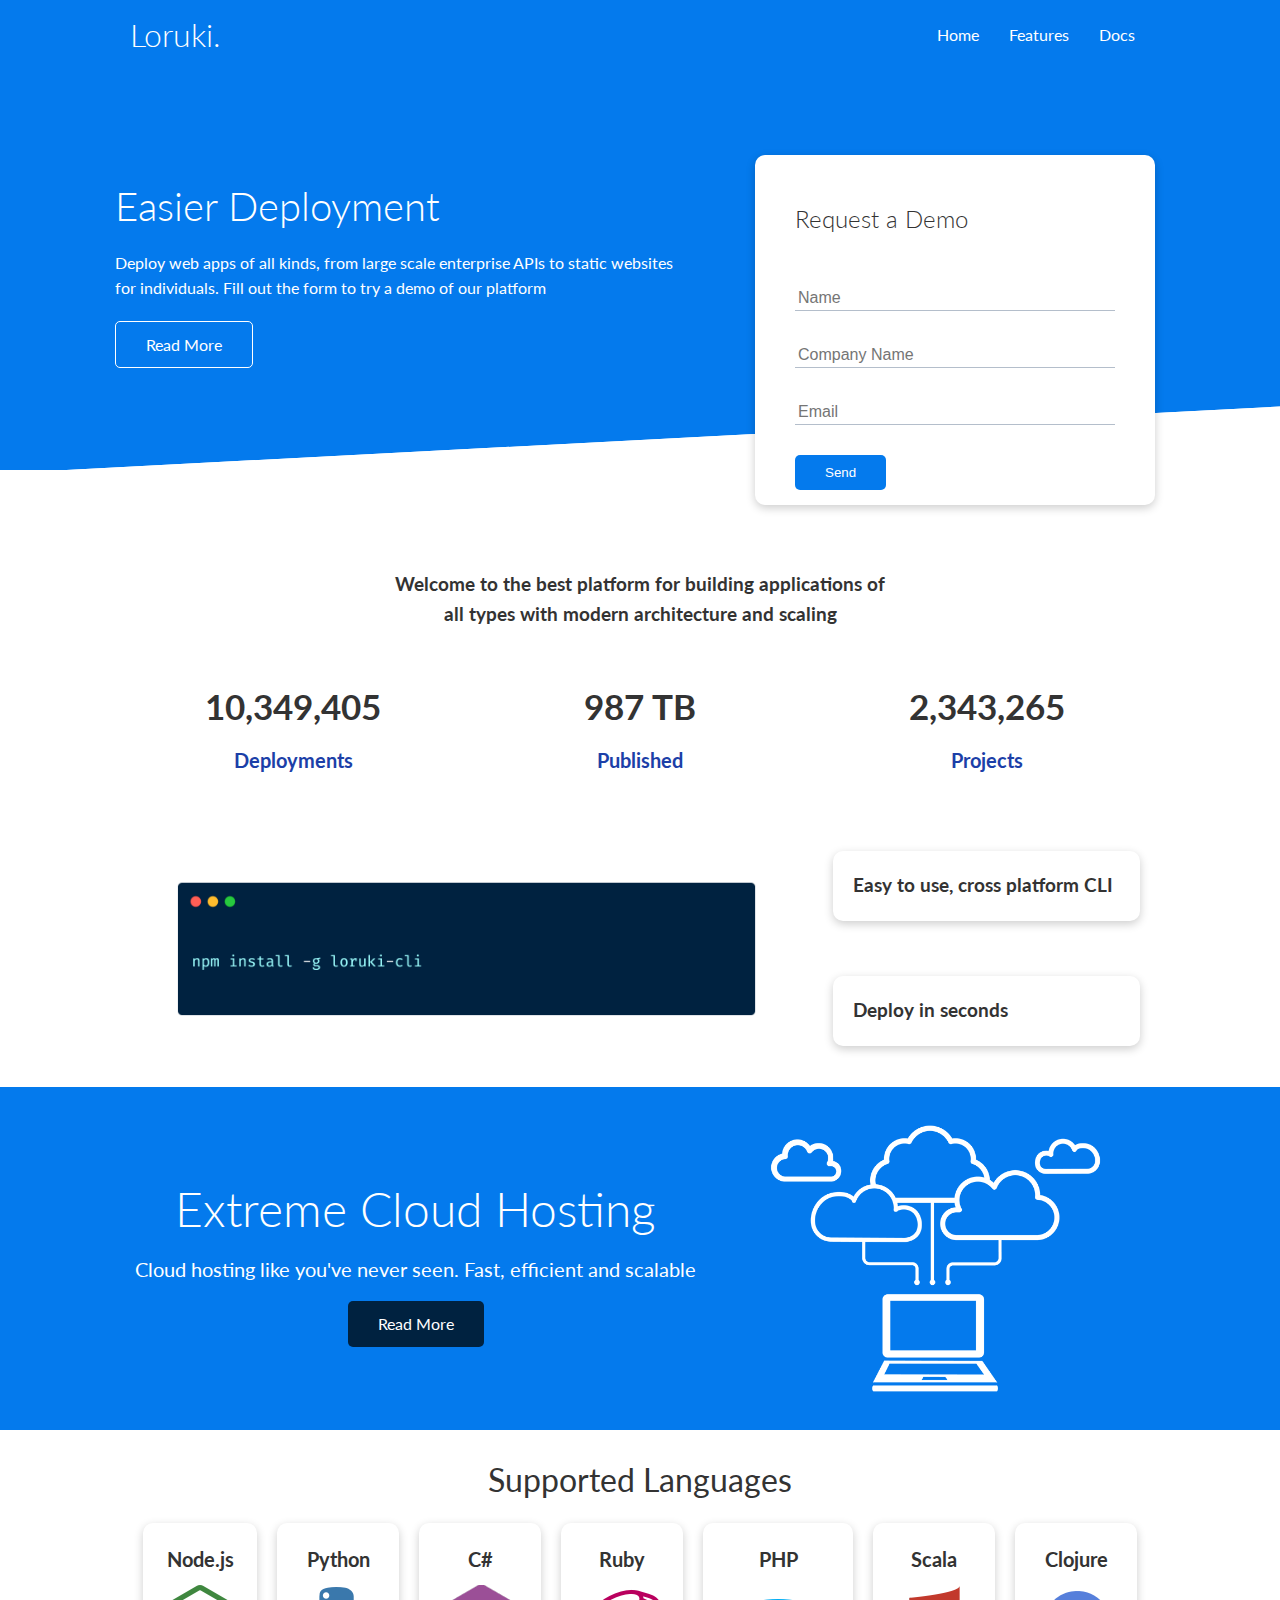
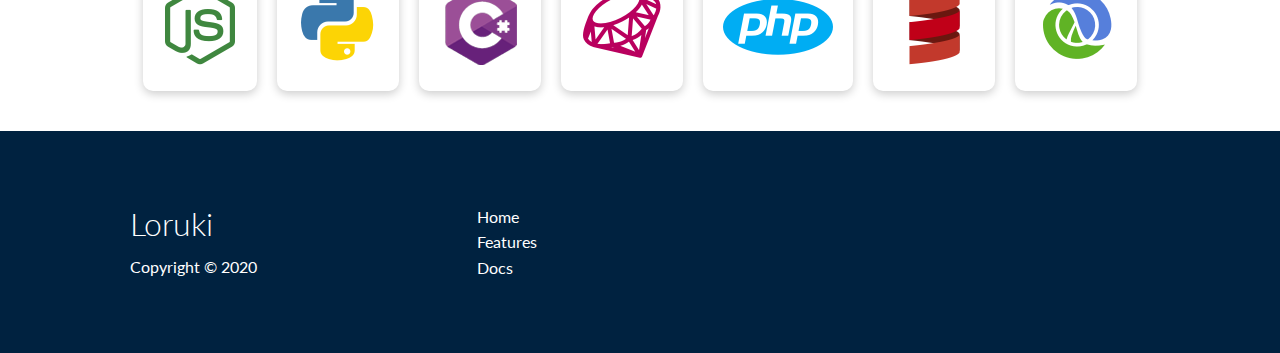
<file: index.html>
<!DOCTYPE html>
<html lang="en">

<head>
    <meta charset="UTF-8">
    <meta name="viewport" content="width=device-width, initial-scale=1.0">
    <link rel="stylesheet" href="style.css">
    <link rel="stylesheet" href="https://cdnjs.cloudflare.com/ajax/libs/font-awesome/5.15.1/css/all.min.css"
        integrity="sha512-+4zCK9k+qNFUR5X+cKL9EIR+ZOhtIloNl9GIKS57V1MyNsYpYcUrUeQc9vNfzsWfV28IaLL3i96P9sdNyeRssA=="
        crossorigin="anonymous" />
    <title>Loruki | Cloud Hosting For Everyone</title>
</head>


<body>
    <!-- Navbar -->
    <div class="navbar">
        <div class="container flex">
            <h1 class="logo">Loruki.</h1>
            <nav>
                <ul>
                    <li><a href="index.html">Home</a></li>
                    <li><a href="features.html">Features</a></li>
                    <li><a href="docs.html">Docs</a></li>
                </ul>
            </nav>
        </div>
    </div>

    <!-- Showcase -->
    <section class="showcase">
        <div class="container grid">
            <div class="showcase-text">
                <h1>Easier Deployment</h1>
                <p>Deploy web apps of all kinds, from large scale enterprise APIs to
                    static websites for individuals. Fill out the form to try a demo of
                    our platform
                </p>
                <a href="features.html" class="btn btn-outline">Read More</a>
            </div>

            <div class="showcase-form card">
                <h2>Request a Demo</h2>
                <form name="contact" method="POST" netlify-honeypot="bot-field" data-netlify="true">
                    <input type="hidden" name="form-name" value="contact">
                    <p class="hidden">
                        <label>Don’t fill this out if you're human: <input name="bot-field" /></label>
                    </p>
                    <div class="form-control">
                        <input type="text" name="name" placeholder="Name" required>
                    </div>
                    <div class="form-control">
                        <input type="text" name="company" placeholder="Company Name" required>
                    </div>
                    <div class="form-control">
                        <input type="email" name="email" placeholder="Email" required>
                    </div>
                    <input type="submit" value="Send" class="btn btn-primary">
                </form>
            </div>

        </div>
    </section>

    <!-- Stats -->
    <section class="stats">
        <div class="container">
            <h3 class="stats-heading text-center my-1">
                Welcome to the best platform for building applications of all types with modern architecture and
                scaling
            </h3>

            <div class="grid grid-3 text-center my-4">
                <div>
                    <i class="fas fa-server fa-3x"></i>
                    <h3>10,349,405</h3>
                    <p class="text-secondary">Deployments</p>
                </div>
                <div>
                    <i class="fas fa-upload fa-3x"></i>
                    <h3>987 TB</h3>
                    <p class="text-secondary">Published</p>
                </div>
                <div>
                    <i class="fas fa-project-diagram fa-3x"></i>
                    <h3>2,343,265</h3>
                    <p class="text-secondary">Projects</p>
                </div>

            </div>
        </div>
    </section>

    <!--  Cli -->

    <section class="cli">
        <div class="container grid">
            <img src="/images/cli.png" alt="">
            <div class="card">
                <h3>Easy to use, cross platform CLI</h3>
            </div>
            <div class="card">
                <h3>Deploy in seconds</h3>
            </div>
        </div>
    </section>

    <!-- Cloud -->
    <section class="cloud bg-primary my-2 py-2">
        <div class="container grid">
            <div class="text-center">
                <h2 class="lg">
                    Extreme Cloud Hosting
                </h2>
                <p class="lead my-1">
                    Cloud hosting like you've never seen.
                    Fast, efficient and scalable
                </p>
                <a href="features.html" class="btn btn-dark">Read More</a>
            </div>
            <img src="images/cloud.png" alt="">

        </div>
    </section>

    <!-- Languages -->
    <section class="languages">
        <div class="h2 md text-center">
            Supported Languages
        </div>
        <div class="container flex">
            <div class="card">
                <h4>Node.js</h4>
                <img src="/images/logos/node.png">
            </div>
            <div class="card">
                <h4>Python</h4>
                <img src="/images/logos/python.png">
            </div>
            <div class="card">
                <h4>C#</h4>
                <img src="/images/logos/csharp.png">
            </div>
            <div class="card">
                <h4>Ruby</h4>
                <img src="/images/logos/ruby.png">
            </div>
            <div class="card">
                <h4>PHP</h4>
                <img src="/images/logos/php.png">
            </div>
            <div class="card">
                <h4>Scala</h4>
                <img src="/images/logos/scala.png">
            </div>
            <div class="card">
                <h4>Clojure</h4>
                <img src="/images/logos/clojure.png">
            </div>
        </div>
    </section>


    <!-- Footer -->

    <footer class="footer bg-dark py-5">
        <div class="container grid grid-3">
            <div>
                <h1>Loruki</h1>
                <p>Copyright &copy; 2020</p>
            </div>
            <nav>
                <ul>
                    <li><a href="index.html">Home</a></li>
                    <li><a href="features.html">Features</a></li>
                    <li><a href="docs.html">Docs</a></li>
                </ul>
            </nav>
            <div class="social">
                <a href="#"><i class="fab fa-github fa-2x"></i></a>
                <a href="#"><i class="fab fa-facebook fa-2x"></i></a>
                <a href="#"><i class="fab fa-instagram fa-2x"></i></a>
                <a href="#"><i class="fab fa-twitter fa-2x"></i></a>
            </div>
        </div>
    </footer>
</body>

</html>
</file>
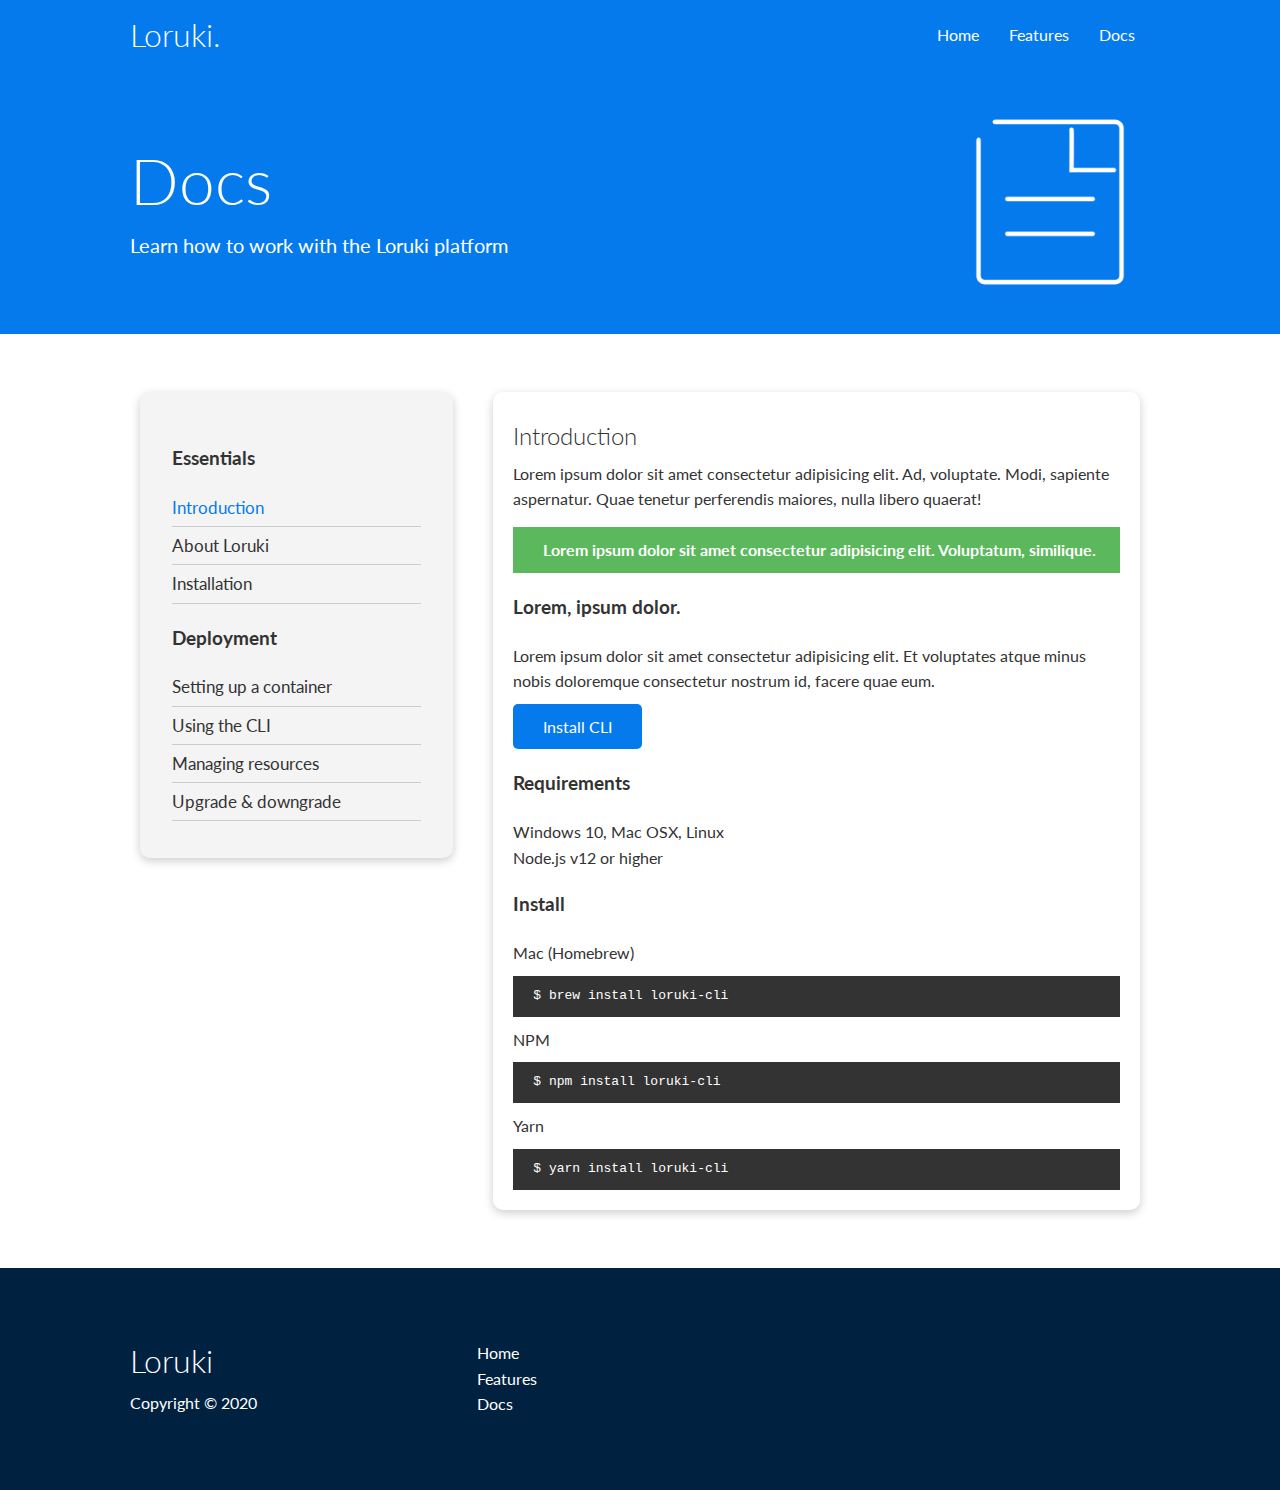
<file: docs.html>
<!DOCTYPE html>
<html lang="en">

<head>
    <meta charset="UTF-8">
    <meta name="viewport" content="width=device-width, initial-scale=1.0">
    <link rel="stylesheet" href="style.css">
    <link rel="stylesheet" href="https://cdnjs.cloudflare.com/ajax/libs/font-awesome/5.15.1/css/all.min.css"
        integrity="sha512-+4zCK9k+qNFUR5X+cKL9EIR+ZOhtIloNl9GIKS57V1MyNsYpYcUrUeQc9vNfzsWfV28IaLL3i96P9sdNyeRssA=="
        crossorigin="anonymous" />
    <title>Loruki | Cloud Hosting For Everyone</title>
</head>


<body>
    <!-- Navbar -->
    <div class="navbar">
        <div class="container flex">
            <h1 class="logo">Loruki.</h1>
            <nav>
                <ul>
                    <li><a href="index.html">Home</a></li>
                    <li><a href="features.html">Features</a></li>
                    <li><a href="docs.html">Docs</a></li>
                </ul>
            </nav>
        </div>
    </div>

    <!-- Head -->

    <section class="docs-head bg-primary py-3">
        <div class="container grid">
            <div>
                <h1 class="xl">Docs</h1>
                <p class="lead">Learn how to work with the Loruki platform</p>
            </div>

            <img src="images/docs.png" alt="">


        </div>
    </section>

    <section class="docs-main my-4">
        <div class="container grid">
            <div class="card bg-light p-3">
                <h3 class="my-2">Essentials</h3>
                <nav>
                    <ul>
                        <li><a href="#" class="text-primary">Introduction</a></li>
                        <li><a href="#">About Loruki</a></li>
                        <li><a href="#">Installation</a></li>

                    </ul>
                </nav>
                <h3 class="my-2">Deployment</h3>
                <nav>
                    <ul>
                        <li><a href="#">Setting up a container</a></li>
                        <li><a href="#">Using the CLI</a></li>
                        <li><a href="#">Managing resources</a></li>
                        <li><a href="#">Upgrade & downgrade</a></li>
                    </ul>
                </nav>
            </div>
            <div class="card">
                <h2>Introduction</h2>
                <p>Lorem ipsum dolor sit amet consectetur adipisicing elit. Ad, voluptate. Modi, sapiente aspernatur.
                    Quae tenetur perferendis maiores, nulla libero quaerat!</p>
                <div class="alert alert-success">
                    <i class="fas fa-info"></i>Lorem ipsum dolor sit amet consectetur adipisicing elit. Voluptatum,
                    similique.
                </div>
                <h3>Lorem, ipsum dolor.</h3>
                <p>Lorem ipsum dolor sit amet consectetur adipisicing elit. Et voluptates atque minus nobis doloremque
                    consectetur nostrum id, facere quae eum.</p>
                <a href="#" class="btn btn-primary">Install CLI</a>
                <h3>Requirements</h3>
                <ul>
                    <li>
                        Windows 10, Mac OSX, Linux
                    </li>
                    <li>
                        Node.js v12 or higher
                    </li>
                </ul>

                <h3>Install</h3>
                <p>Mac (Homebrew)</p>
                <pre><code>$ brew install loruki-cli</code></pre>
                <p>NPM</p>
                <pre><code>$ npm install loruki-cli</code></pre>
                <p>Yarn</p>
                <pre><code>$ yarn install loruki-cli</code></pre>
            </div>

        </div>
    </section>



    <!-- Footer -->

    <footer class=" footer bg-dark py-5">
        <div class="container grid grid-3">
            <div>
                <h1>Loruki</h1>
                <p>Copyright &copy; 2020</p>
            </div>
            <nav>
                <ul>
                    <li><a href="index.html">Home</a></li>
                    <li><a href="features.html">Features</a></li>
                    <li><a href="docs.html">Docs</a></li>
                </ul>
            </nav>
            <div class="social">
                <a href="#"><i class="fab fa-github fa-2x"></i></a>
                <a href="#"><i class="fab fa-facebook fa-2x"></i></a>
                <a href="#"><i class="fab fa-instagram fa-2x"></i></a>
                <a href="#"><i class="fab fa-twitter fa-2x"></i></a>
            </div>
        </div>
    </footer>
</body>

</html>
</file>
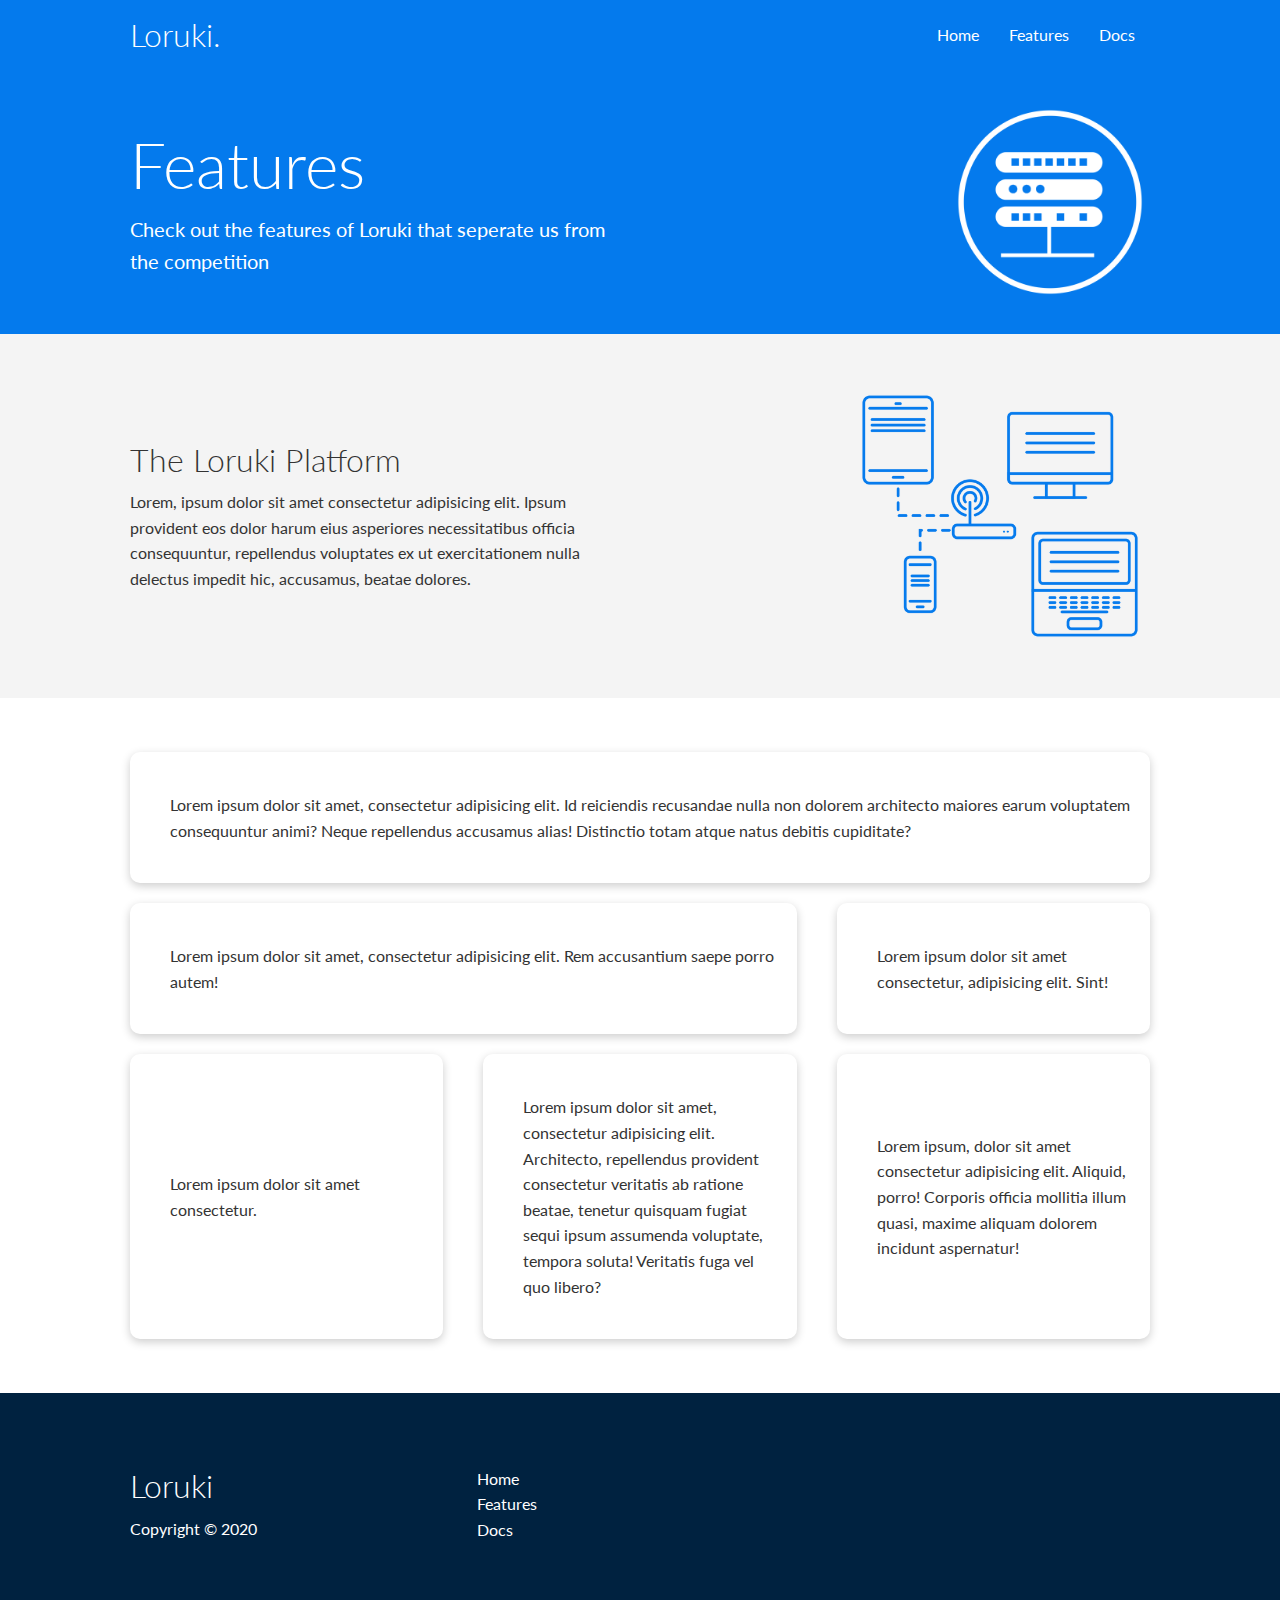
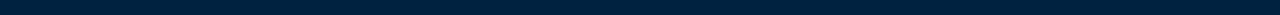
<file: features.html>
<!DOCTYPE html>
<html lang="en">

<head>
    <meta charset="UTF-8">
    <meta name="viewport" content="width=device-width, initial-scale=1.0">
    <link rel="stylesheet" href="style.css">
    <link rel="stylesheet" href="https://cdnjs.cloudflare.com/ajax/libs/font-awesome/5.15.1/css/all.min.css"
        integrity="sha512-+4zCK9k+qNFUR5X+cKL9EIR+ZOhtIloNl9GIKS57V1MyNsYpYcUrUeQc9vNfzsWfV28IaLL3i96P9sdNyeRssA=="
        crossorigin="anonymous" />
    <title>Loruki | Cloud Hosting For Everyone</title>
</head>


<body>
    <!-- Navbar -->
    <div class="navbar">
        <div class="container flex">
            <h1 class="logo">Loruki.</h1>
            <nav>
                <ul>
                    <li><a href="index.html">Home</a></li>
                    <li><a href="features.html">Features</a></li>
                    <li><a href="docs.html">Docs</a></li>
                </ul>
            </nav>
        </div>
    </div>

    <!-- Head -->

    <section class="features-head bg-primary py-3">
        <div class="container grid">
            <div>
                <h1 class="xl">Features</h1>
                <p class="lead">Check out the features of Loruki that seperate us from the competition</p>
            </div>

            <img src="images/server.png" alt="">


        </div>
    </section>

    <!-- Sub head -->
    <section class="features-sub-head bg-light py-3">
        <div class="container grid">
            <div>
                <h1 class="md">The Loruki Platform</h1>
                <p>Lorem, ipsum dolor sit amet consectetur adipisicing elit. Ipsum provident eos dolor harum eius
                    asperiores necessitatibus officia consequuntur, repellendus voluptates ex ut exercitationem nulla
                    delectus impedit hic, accusamus, beatae dolores.</p>
            </div>

            <img src="images/server2.png" alt="">


        </div>
    </section>

    <section class="features-main my-2">
        <div class="container grid grid-3">
            <div class="card flex">
                <i class="fas fa-server fa-3x"></i>
                <p>Lorem ipsum dolor sit amet, consectetur adipisicing elit. Id reiciendis recusandae nulla non dolorem
                    architecto maiores earum voluptatem consequuntur animi? Neque repellendus accusamus alias!
                    Distinctio totam atque natus debitis cupiditate?</p>
            </div>
            <div class="card flex">
                <i class="fas fa-network-wired fa-3x"></i>
                <p>Lorem ipsum dolor sit amet, consectetur adipisicing elit. Rem accusantium saepe porro autem!</p>
            </div>
            <div class="card flex">
                <i class="fas fa-laptop-code fa-3x"></i>
                <p>Lorem ipsum dolor sit amet consectetur, adipisicing elit. Sint!</p>
            </div>
            <div class="card flex">
                <i class="fas fa-database fa-3x"></i>
                <p>Lorem ipsum dolor sit amet consectetur.</p>
            </div>
            <div class="card flex">
                <i class="fas fa-power-off fa-3x"></i>
                <p>Lorem ipsum dolor sit amet, consectetur adipisicing elit. Architecto, repellendus provident
                    consectetur veritatis ab ratione beatae, tenetur quisquam fugiat sequi ipsum assumenda voluptate,
                    tempora soluta! Veritatis fuga vel quo libero?</p>
            </div>
            <div class="card flex">
                <i class="fas fa-upload fa-3x"></i>
                <p>Lorem ipsum, dolor sit amet consectetur adipisicing elit. Aliquid, porro! Corporis officia mollitia
                    illum quasi, maxime aliquam dolorem incidunt aspernatur!</p>
            </div>
        </div>

    </section>


    <!-- Footer -->

    <footer class="footer bg-dark py-5">
        <div class="container grid grid-3">
            <div>
                <h1>Loruki</h1>
                <p>Copyright &copy; 2020</p>
            </div>
            <nav>
                <ul>
                    <li><a href="index.html">Home</a></li>
                    <li><a href="features.html">Features</a></li>
                    <li><a href="docs.html">Docs</a></li>
                </ul>
            </nav>
            <div class="social">
                <a href="#"><i class="fab fa-github fa-2x"></i></a>
                <a href="#"><i class="fab fa-facebook fa-2x"></i></a>
                <a href="#"><i class="fab fa-instagram fa-2x"></i></a>
                <a href="#"><i class="fab fa-twitter fa-2x"></i></a>
            </div>
        </div>
    </footer>
</body>

</html>
</file>
<file: style.css>
@import url('https://fonts.googleapis.com/css2?family=Lato:wght@300&display=swap');

:root {
    --primary-color: #047aed;
    --secondary-color: #1c3fa8;
    --dark-color: #002240;
    --light-color: #f4f4f4;
    --success-color: #5cb85c;
    --error-color: #d9534f;


}


* {
    /* Allows us to add padding and borders wihtout having to add to width of an element.*/
    box-sizing: border-box;
    padding: 0;
    margin: 0;
}

body {
    font-family: 'Lato', sans-serif;
    color: #333;
    line-height: 1.6;
}

/* ---------------------------------------------------------------------------- */

/* Utilities (Classes that we'll use all around the website) */
.container {
    max-width: 1100px;
    margin: 0 auto;
    overflow: auto;
    padding: 0 40px;
}

.card {
    background-color: #fff;
    color: #333;
    border-radius: 10px;
    box-shadow: 0 3px 10px rgba(0,0,0,0.2);
    padding: 20px;
    margin: 10px;
}

.btn {
    display: inline-block;
    padding: 10px 30px;
    cursor: pointer;
    background: var(--primary-color);
    color: #fff;
    border: none;
    border-radius: 5px;
}

.btn-outline {
    background-color: transparent;
    border: 1px #fff solid;
}

.btn:hover {
    transform: scale(0.98);
}

/* Backgrounds and colored buttons */

.bg-primary, .btn-primary {
    background-color: var(--primary-color);
    color: #fff;
}

.bg-secondary, .btn-secondary {
    background-color: var(--secondary-color);
    color: #fff;
}

.bg-dark, .btn-dark {
    background-color: var(--dark-color);
    color: #fff;
}

.bg-light, .btn-light {
    background-color: var(--light-color);
    color: #333;
}

.bg-primary a, 
.btn-primary a,
.bg-secondary a, 
.btn-secondary a,
.bg-dark a, 
.btn-dark a {
color: #fff;
}

/* Text colors */
.text-primary {
color: var(--primary-color);
}

.text-secondary {
color: var(--secondary-color);
}

.text-dark {
color: var(--dark-color);
}

.text-light {
color: var(--light-color);
}



/* Text sizes */

.lead {
    font-size: 20px;
}

/* Small */
.sm {
    font-size: 1rem;
}

/* Medium */
.md {
    font-size: 2rem;
}

/* Large */
.lg {
    font-size: 3rem;
}

/* Extra Large */
.xl {
    font-size: 4rem;
}


.text-center {
    text-align: center;
}

/* Alert */
.alert {
    background-color: var(--light-color);
    padding: 10px 20px;
    font-weight: bold;
    margin: 15px 0;
}

.alert i {
    margin-right: 10px;
}

.alert-success {
background-color: var(--success-color);
color: #fff;
}

.alert-error {
background-color: var(--error-color);
color: #fff;
}


.flex {
    display: flex;
    justify-content: center;
    align-items: center;
    height: 100%;
}


.grid {
    display: grid;
    grid-template-columns: repeat(2, 1fr);
    gap: 20px;
    justify-content: center;
    align-items: center;
    height: 100%;
}  

.grid-3 {
    grid-template-columns: repeat(3, 1fr);
    justify-content: center;
}

/* Margin */
.my-1 {
/* 1rem is the default value of 16px, saying we want the top and bottom margin by 16px */
    margin: 1rem 0; 
}

.my-2 {
    margin: 1.5rem 0;
}

.my-3 {
    margin: 2rem 0;
}

.my-4 {
    margin: 3rem 0;
}

.my-5 {
    margin: 4rem 0;
}

/* If you want margin all over */
.m {
    margin: 1rem; 
}

.m {
    margin: 1.5rem;
}

.m {
    margin: 2rem;
}

.m {
    margin: 3rem;
}

.m {
    margin: 4rem;
}

/* Padding */
.py-1 {
/* 1rem is the default value of 16px, saying we want the top and bottom padding by 16px */
    padding: 1rem 0; 
}

.py-2 {
    padding: 1.5rem 0;
}

.py-3 {
    padding: 2rem 0;
}

.py-4 {
    padding: 3rem 0;
}

.py-5 {
    padding: 4rem 0;
}

/* If you want padding all over */
.p-1 {
    padding: 1rem; 
}

.p-2 {
    padding: 1.5rem;
}

.p-3 {
    padding: 2rem;
}

.p-4 {
    padding: 3rem;
}

.p-5 {
    padding: 4rem;
}

/* ----------------------------------------------------------------------------------- */

ul {
    list-style-type: none;
}

a {
    text-decoration: none;
    color: #333;
}

h1, h2 {
    font-weight: 300;
    line-height: 1.2;
    margin: 10px 0;
}

p {
    margin: 10px 0;
}

img {
    width: 100%;
}

code, pre {
background: #333;
color: #fff;
padding: 10px;
}

.hidden {
    visibility: hidden;
    height: 0;
}

/* Navbar */
.navbar {
    background: var(--primary-color);
    color: #fff;
    height: 70px;
}

.navbar ul {
    display: flex;
}

.navbar a {
    color: #fff;
    padding: 10px;
    margin: 0 5px;
}

.navbar a:hover {
    border-bottom: 2px #fff solid;
}

.navbar .flex {
    justify-content: space-between;
}

/* Showcase */
.showcase {
    height: 400px;
    background: var(--primary-color);
    color: #fff;
    position: relative;
}

.showcase h1 {
    font-size: 40px;
}

.showcase p {
    margin: 20px 0;
}

.showcase .grid {
    overflow: visible;
    grid-template-columns: 55% 45%;
    gap: 30px;
}

.showcase-text {
    animation: slideInFromLeft 1s ease-in;
}


.showcase-form {
    position: relative;
    top: 60px;
    height: 350px;
    width: 400px;
    padding: 40px;
    z-index: 100;
    justify-self: flex-end;
    animation: slideInFromRight 1s ease-in;
}

.showcase-form .form-control {
    margin: 30px 0;
}

.showcase-form input[type='text'],
.showcase-form input[type='email'] {
border: 0;
border-bottom: 1px solid #b4becb;
width: 100%;
padding: 3px;
font-size: 16px;
}

.showcase-form input:focus {
    outline: none;
}

.showcase::before, .showcase::after {
    content: '';
    position: absolute;
    height: 100px;
    bottom: -70px;
    right: 0;
    left: 0;
    background: #fff;
    transform: skewY(-3deg);
}

/* Stats */
.stats {
    padding-top: 100px;
    animation: slideInFromBottom 1s ease-in;
}


.stats-heading {
  max-width: 500px;
  margin: auto;
}


.stats .grid h3 {
font-size: 35px;
}

.stats .grid p {
    font-size: 20px;
    font-weight: bold;
}

/* Cli */

.cli .grid {
    grid-template-columns: repeat(3, 1fr);
    grid-template-rows: repeat(2, 1fr);
}

/* This means anything that is the first child  */
.cli .grid > *:first-child {
    /* Will take up column 1 and 2 entirly */
    /* If I did 1/2 it will start at 1 and stop before 2 */
grid-column: 1/ span 2;
grid-row: 1/span 2;
}

/* Cloud */

.cloud .grid {
    grid-template-columns: 4fr 3fr;
}

/* Languages */

.languages .flex {
    flex-wrap: wrap;
}

.languages .card {
    text-align: center;
    margin: 18px 10px 40px;
    transition: transform 0.2s ease-in-out;
}

.languages .card h4 {
    font-size: 20px;
    margin-bottom: 10px;
}

.languages .card:hover {
    transform: translateY(-15px);
}

/* -----------------------------Features Page-------------------------------- */

.features-head img, .docs-head img {
width: 200px;
justify-self: flex-end;
}

.features-sub-head img {
width: 300px;
justify-self: flex-end;
}

.features-main .card > i {
margin-right: 20px;
}

.features-main .grid {
    padding: 30px;

}

.features-main .grid >*:first-child {
    grid-column: 1/span 3;
}

.features-main .grid >*:nth-child(2) {
    grid-column: 1/span 2;
}

/*---------------------------------- Docs page---------------------------------------------- */
.docs-main h3 {
    margin: 20px 0;
}

.docs-main .grid {
    grid-template-columns: 1fr 2fr;
    align-items: flex-start;
}

.docs-main nav li {
    font-size: 17px;
    padding-bottom: 5px;
    margin-bottom: 5px;
    border-bottom: 1px #ccc solid;
}

.docs-main a:hover {
    font-weight: bold;
}



/* Footer */
.footer .social a {
    margin: 0 10px;
}

/* Animations */

@keyframes slideInFromLeft {
    0% {
        transform: translateX(-100%);
    }

    100% {
        transform: translateX(0);
    }
}


@keyframes slideInFromRight {
    0% {
        transform: translateX(100%);
    }

    100% {
        transform: translateX(0);
    }
}

@keyframes slideInFromTop {
    0% {
        transform: translateY(-100%);
    }

    100% {
        transform: translateX(0);
    }
}

@keyframes slideInFromBottom {
    0% {
        transform: translateY(100%);
    }

    100% {
        transform: translatex(0);
    }
}


/* Tablets and under */

/* Anything under 768px is going to be styled here */
@media (max-width: 768px){
    .grid,
    .showcase .grid,
    .stats .grid,
    .cli .grid,
    .cloud .grid,
    .features-main .grid,
    .docs-main .grid {
        grid-template-columns: 1fr;
        grid-template-rows: 1fr;
    }

    .showcase {
        height: auto;
    }

    .showcase-text {
        text-align: center;
        margin-top: 40px;
        animation: slideInFromTop 1s ease-in;
    }

    .showcase-form {
        justify-self: center;
        margin: auto;
        animation: slideInFromBottom 1s ease-in;

    }

.cli .grid > *:first-child {
grid-column: 1;
grid-row: 1;
}

.features-head,
.features-sub-head,
.docs-head {
    text-align: center;
}  

.features-head img,
.features-sub-head img,
.docs-head img {
justify-self: center;
}  

.features-main .grid >*:first-child,
.features-main .grid >*:nth-child(2) {
grid-column: 1;
}
    
}

/* Mobile */
/* Anything under 500px is going to be styled here */
@media (max-width: 500px) {

.navbar {
    height: 110px;
}

.navbar .flex {
    flex-direction: column;
}

.navbar ul {
    padding: 10px;
    background: rgba(0,0,0,0.1);
}

.showcase-text p {
margin: 15px 20px;
}





}
</file>
